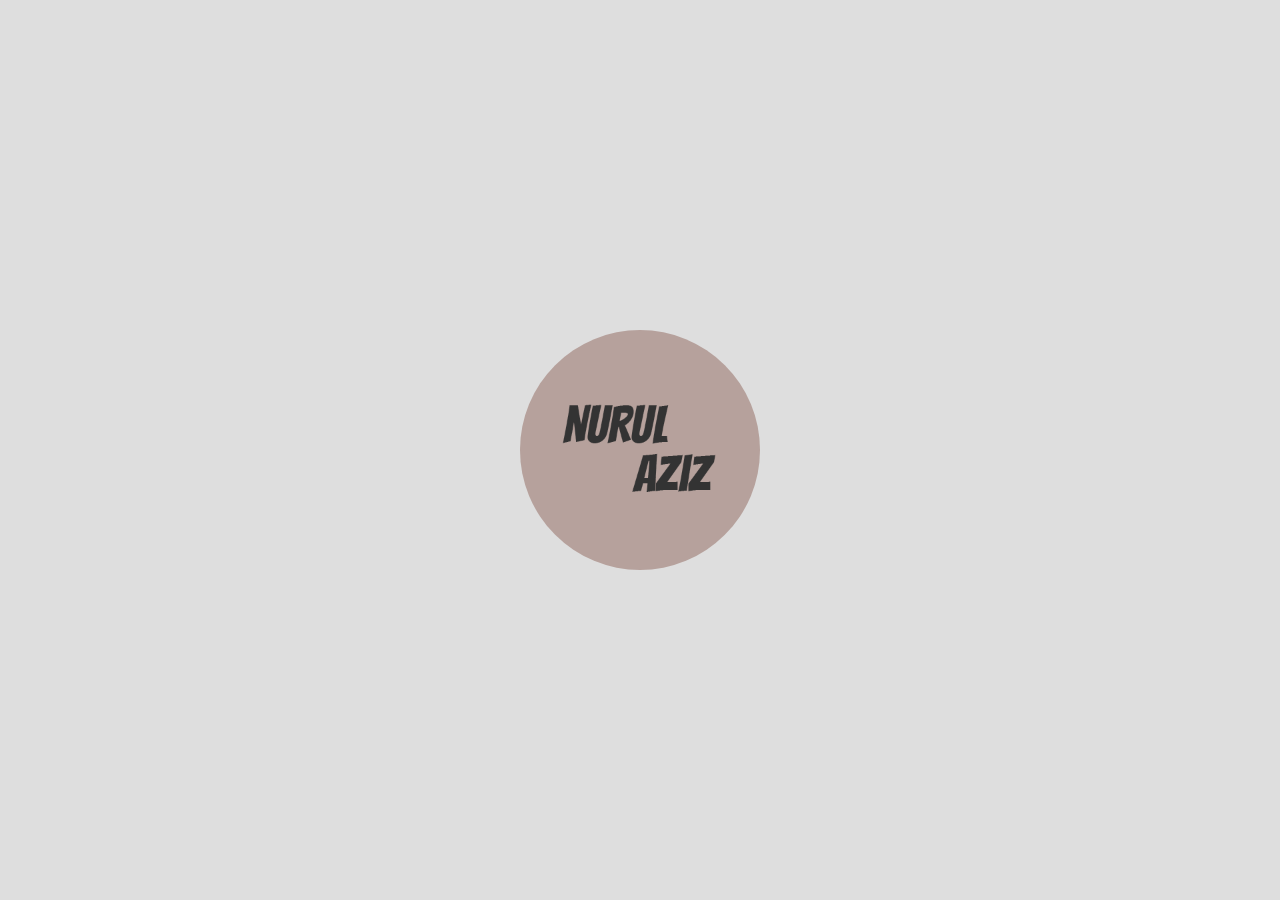
<file: index.html>
<!DOCTYPE html>
<html lang="id">

<head>
	<script type="bff5c9d9f136d820832a013e-text/javascript">(function(w,d,s,l,i){w[l]=w[l]||[];w[l].push({'gtm.start':
new Date().getTime(),event:'gtm.js'});var f=d.getElementsByTagName(s)[0],
j=d.createElement(s),dl=l!='dataLayer'?'&l='+l:'';j.async=true;j.src=
'https://www.googletagmanager.com/gtm.js?id='+i+dl;f.parentNode.insertBefore(j,f);
})(window,document,'script','dataLayer','GTM-5D7G8PB8');</script>

	<title>Welkəm di Nurul Aziz</title>
	<meta charset="UTF-8">
	<meta name="viewport" content="width=device-width, initial-scale=1.0">
	<meta http-equiv="X-UA-Compatible" content="IE=Edge" />
	<meta name="description" content="Welkəm, Selamat datang di situs Nurul Aziz, jika anda tertarik dengan situs ini silahkan klik tautan di bawah" />
	<meta name="google-site-verification" content="Zb1S2ySHa0EWfGo1u8msRT9DD5dHKujyD92x5x0pSec" />
	<link rel="stylesheet" href="style.css">
	<link rel="shortcut icon" type="image/x-icon" href="berkas/favicon.jpg" />
	
</head>
	<body><noscript><iframe src="https://www.googletagmanager.com/ns.html?id=GTM-5D7G8PB8"
height="0" width="0" style="display:none;visibility:hidden"></iframe></noscript>

	<div class="card">
		<div class="circle" style="--clr:#b6a19c">
			<img src="berkas/namalagi.png" class="logo" alt="Nurul Aziz">
		</div>
		<div class="content">
			<h2>Welkəm</h2>
			<p>Selamat datang di situs <b>Nurul Aziz</b>, jika anda tertarik dengan situs ini silahkan klik tautan di bawah.</p>
			<a href="/beranda">Lihat</a>
		</div>
		<img src="berkas/sayaorang.png" class="product-img" alt="Nurul Aziz">
	</div>
</body>
</html>
</file>
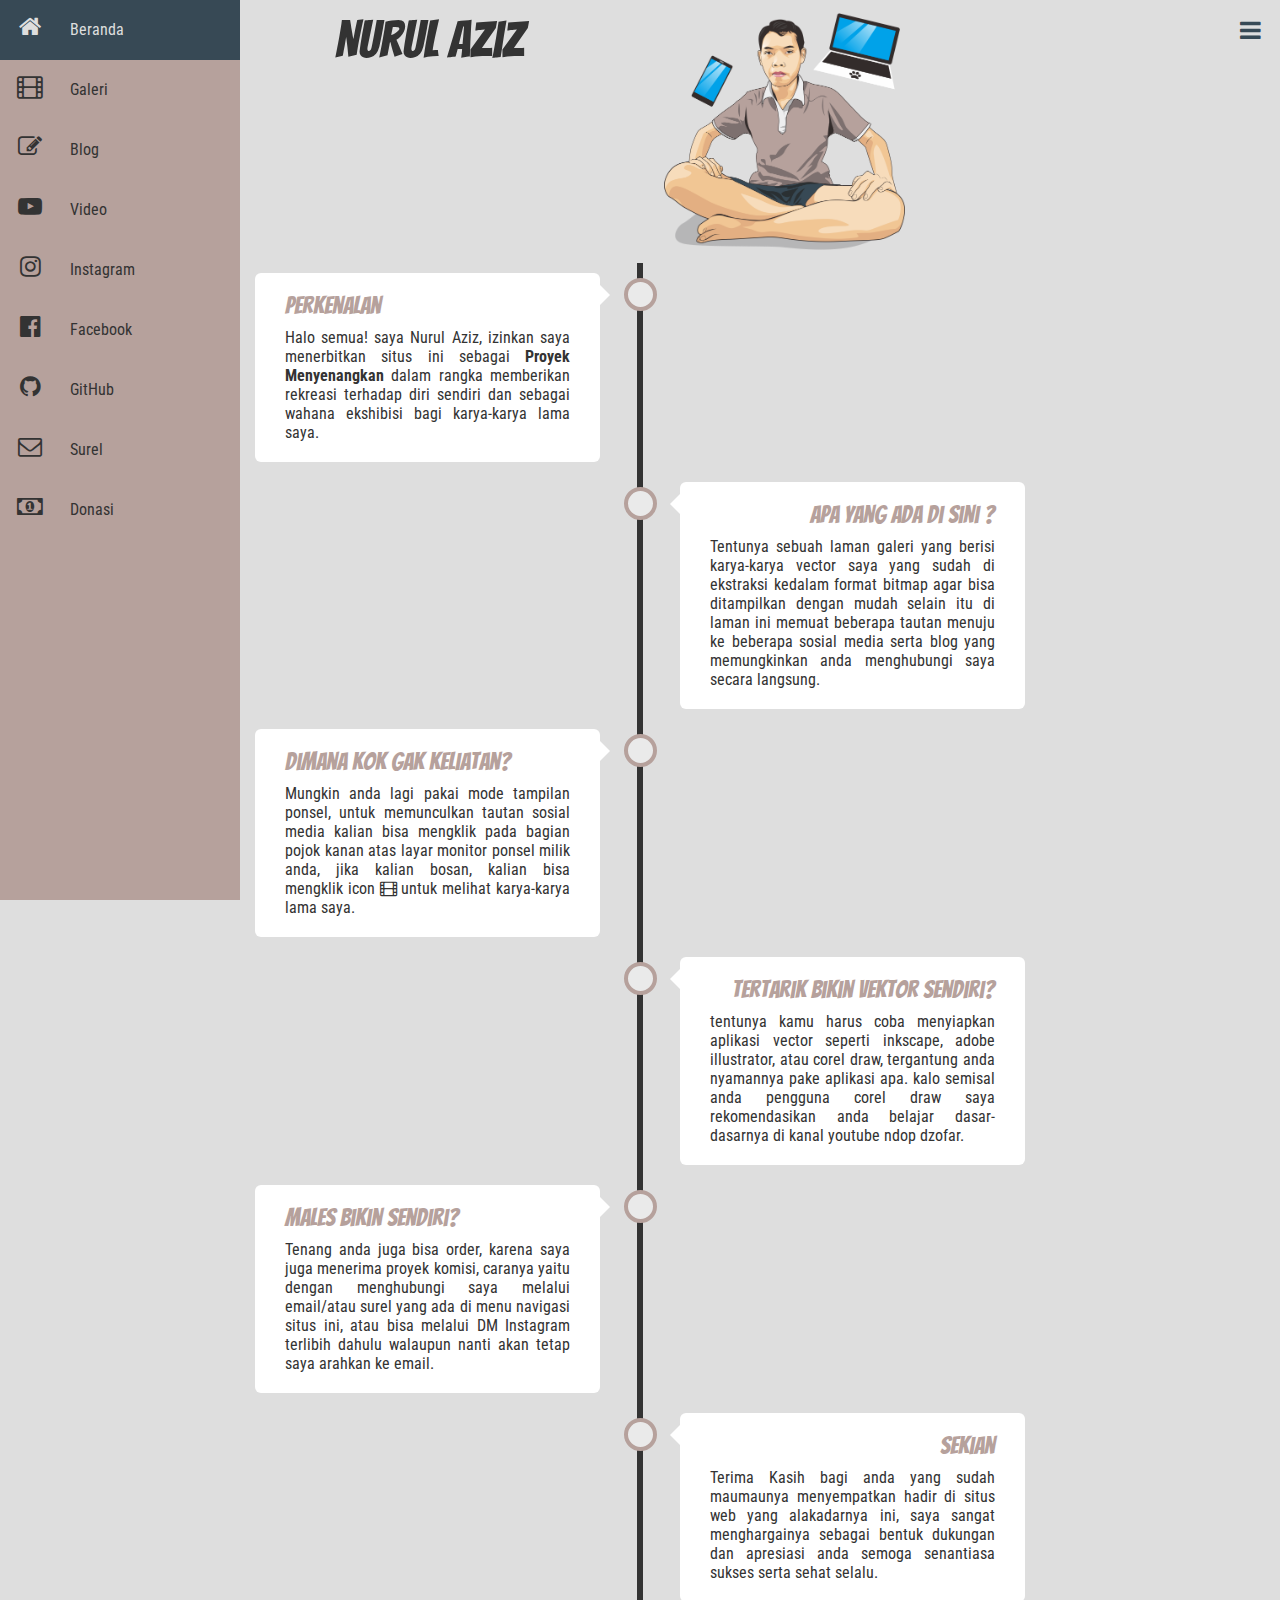
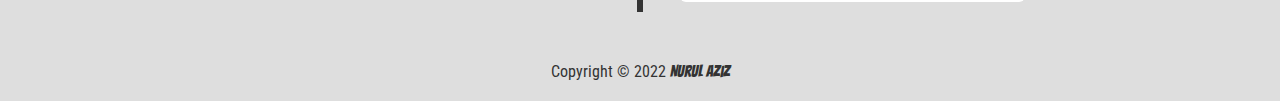
<file: beranda.html>
<!DOCTYPE html>
<html lang="id">

<head>
	<script type="a56cecb41740a281eafd5391-text/javascript">(function(w,d,s,l,i){w[l]=w[l]||[];w[l].push({'gtm.start':
new Date().getTime(),event:'gtm.js'});var f=d.getElementsByTagName(s)[0],
j=d.createElement(s),dl=l!='dataLayer'?'&l='+l:'';j.async=true;j.src=
'https://www.googletagmanager.com/gtm.js?id='+i+dl;f.parentNode.insertBefore(j,f);
})(window,document,'script','dataLayer','GTM-5D7G8PB8');</script>

	<title>Beranda Nurul Aziz</title>
	<meta charset="UTF-8">
	<meta name="viewport" content="width=device-width, initial-scale=1.0">
	<meta http-equiv="X-UA-Compatible" content="IE=Edge" />
	<meta name="description" content="Selamat datang di Website Pribadi saya yang sederhana, Situs ini saya buat dalam rangka seru-seruan sebagai Proyek Menyenangkan" />
	<meta name="keywords" content="Nurul, Aziz, Beranda, Galeri, Blog, Video" />
	<meta name="google-site-verification" content="Zb1S2ySHa0EWfGo1u8msRT9DD5dHKujyD92x5x0pSec" />
	<link rel="stylesheet" href="https://cdnjs.cloudflare.com/ajax/libs/animate.css/4.1.1/animate.min.css"/>
	<link rel="stylesheet" href="https://cdnjs.cloudflare.com/ajax/libs/font-awesome/4.7.0/css/font-awesome.min.css">
	<link rel="stylesheet" type="text/css" href="beranda.css" />
	<link rel="shortcut icon" type="image/x-icon" href="berkas/favicon.jpg" />
</head>

<body>
	<noscript><iframe src="https://www.googletagmanager.com/ns.html?id=GTM-5D7G8PB8"
height="0" width="0" style="display:none;visibility:hidden"></iframe></noscript>

	<!-- Awal Navigasi -->
	<div class="navigasi">
		<ul>
			<li>
				<a href="/beranda">
					<span class="lambang"><i class="fa fa-home"></i></span>
					<span class="judul">Beranda</span>
				</a>
			</li>
			<li>
				<a href="/galeri">
					<span class="lambang"><i class="fa fa-film"></i></span>
					<span class="judul">Galeri</span>
				</a>
			</li>
			<li>
				<a href="https://blog.nurulaziz.my.id" target="blank">
					<span class="lambang"><i class="fa fa-pencil-square-o"></i></span>
					<span class="judul">Blog</span>
				</a>
			</li>
			<li>
				<a href="https://www.youtube.com/channel/UCcMd6P75eIRxNfNLimj_1Yg" target="blank">
					<span class="lambang"><i class="fa fa-youtube-play"></i></span>
					<span class="judul">Video</span>
				</a>
			</li>
			<li>
				<a href="https://www.instagram.com/nurul___aziz" target="blank">
					<span class="lambang"><i class="fa fa-instagram"></i></span>
					<span class="judul">Instagram</span>
				</a>
			</li>
			<li>
				<a href="https://www.facebook.com/aziz.c.hernandez" target="blank">  
					<span class="lambang"><i class="fa fa-facebook-official"></i></span>
					<span class="judul">Facebook</span>
				</a>
			</li>
			<li>
				<a href="https://github.com/macanrabiez" target="blank">
					<span class="lambang"><i class="fa fa-github"></i></span>
					<span class="judul">GitHub</span>
				</a>
			</li>
			<li>
				<a href="mailto:kontak@nurulaziz.my.id">
					<span class="lambang"><i class="fa fa-envelope-o"></i></span>
					<span class="judul">Surel</span>
				</a>
			</li>
			<li>
				<a href="https://saweria.co/macanrabiez" target="blank">
					<span class="lambang"><i class="fa fa-money"></i></span>
					<span class="judul">Donasi</span>
				</a>
			</li>	
		</ul>
	</div>
	<div class="toggle" onclick="toggleMenu()"></div>
	<!-- Akhir Navigasi -->

	<!-- Awal Bagian Kepala -->
	<div class="kepala beresin">
		<h1><a href="/beranda">Nurul Aziz</a></h1>
		<img src="berkas/saya.png" class="animate__animated animate__pulse animate__infinite" alt="Nurul Aziz">
	</div>
	<!-- Akhir Bagian Kepala -->
	
	<!-- Awal Linimasa -->
	<div class="linimasa">
		<div class="area kiri">
			<div class="muatan">
			 <h2>Perkenalan</h2>
			 <p>Halo semua! saya Nurul Aziz, izinkan saya menerbitkan situs ini sebagai <strong>Proyek Menyenangkan</strong> dalam rangka memberikan rekreasi
				terhadap diri sendiri dan sebagai wahana ekshibisi bagi karya-karya lama saya.</p>
			</div>
		</div>
		
		<div class="area kanan">
			<div class="muatan">
			 <h2>Apa yang ada di sini ?</h2>
			 <p>Tentunya sebuah laman galeri yang berisi karya-karya vector saya yang sudah di ekstraksi kedalam format bitmap agar bisa ditampilkan dengan mudah
				selain itu di laman ini memuat beberapa tautan menuju ke beberapa sosial media serta blog yang memungkinkan anda menghubungi saya secara langsung.</p>
			</div>
		</div>
		
		<div class="area kiri">
			<div class="muatan">
			 <h2>Dimana kok gak keliatan?</h2>
			 <p>Mungkin anda lagi pakai mode tampilan ponsel, untuk memunculkan tautan sosial media kalian bisa mengklik pada bagian pojok kanan
				atas layar monitor ponsel milik anda, jika kalian bosan, kalian bisa mengklik icon <i class="fa fa-film"></i> untuk melihat karya-karya lama saya.</p>
			</div>
		</div>
		
		<div class="area kanan">
			<div class="muatan">
			 <h2>Tertarik bikin Vektor Sendiri?</h2>
			 <p>tentunya kamu harus coba menyiapkan aplikasi vector seperti inkscape, adobe illustrator, atau corel draw, tergantung anda nyamannya pake aplikasi apa.
				kalo semisal anda pengguna corel draw saya rekomendasikan anda belajar dasar-dasarnya di kanal youtube ndop dzofar.</p>
			</div>
		</div>
		
		<div class="area kiri">
			<div class="muatan">
			 <h2>Males Bikin Sendiri?</h2>
			 <p>Tenang anda juga bisa order, karena saya juga menerima proyek komisi, caranya yaitu dengan menghubungi saya melalui email/atau surel yang ada
				di menu navigasi situs ini, atau bisa melalui DM Instagram terlibih dahulu walaupun nanti akan tetap saya arahkan ke email.</p>
			</div>
		</div>
		
		<div class="area kanan">
			<div class="muatan">
			 <h2>Sekian</h2>
			 <p>Terima Kasih bagi anda yang sudah maumaunya menyempatkan hadir di situs web yang alakadarnya ini, saya sangat menghargainya sebagai  
				bentuk dukungan dan apresiasi anda semoga senantiasa sukses serta sehat selalu.</p>
			</div>
		</div>
	</div>

	<!-- Akhir Linimasa -->
	
	<!-- Awal Kaki -->
	<div class="kaki">
		<p>Copyright &copy; 2022 <a href="/beranda" class="namablog">Nurul Aziz</a></p>
	</div>
	<!-- Akhir Kaki -->
	
	<script type="text/javascript">
		function toggleMenu(){
			let navigasi = document.querySelector('.navigasi')
			let toggle = document.querySelector('.toggle')
			navigasi.classList.toggle('active');
			toggle.classList.toggle('active');
		}
	</script>
</body>

</html>
</file>
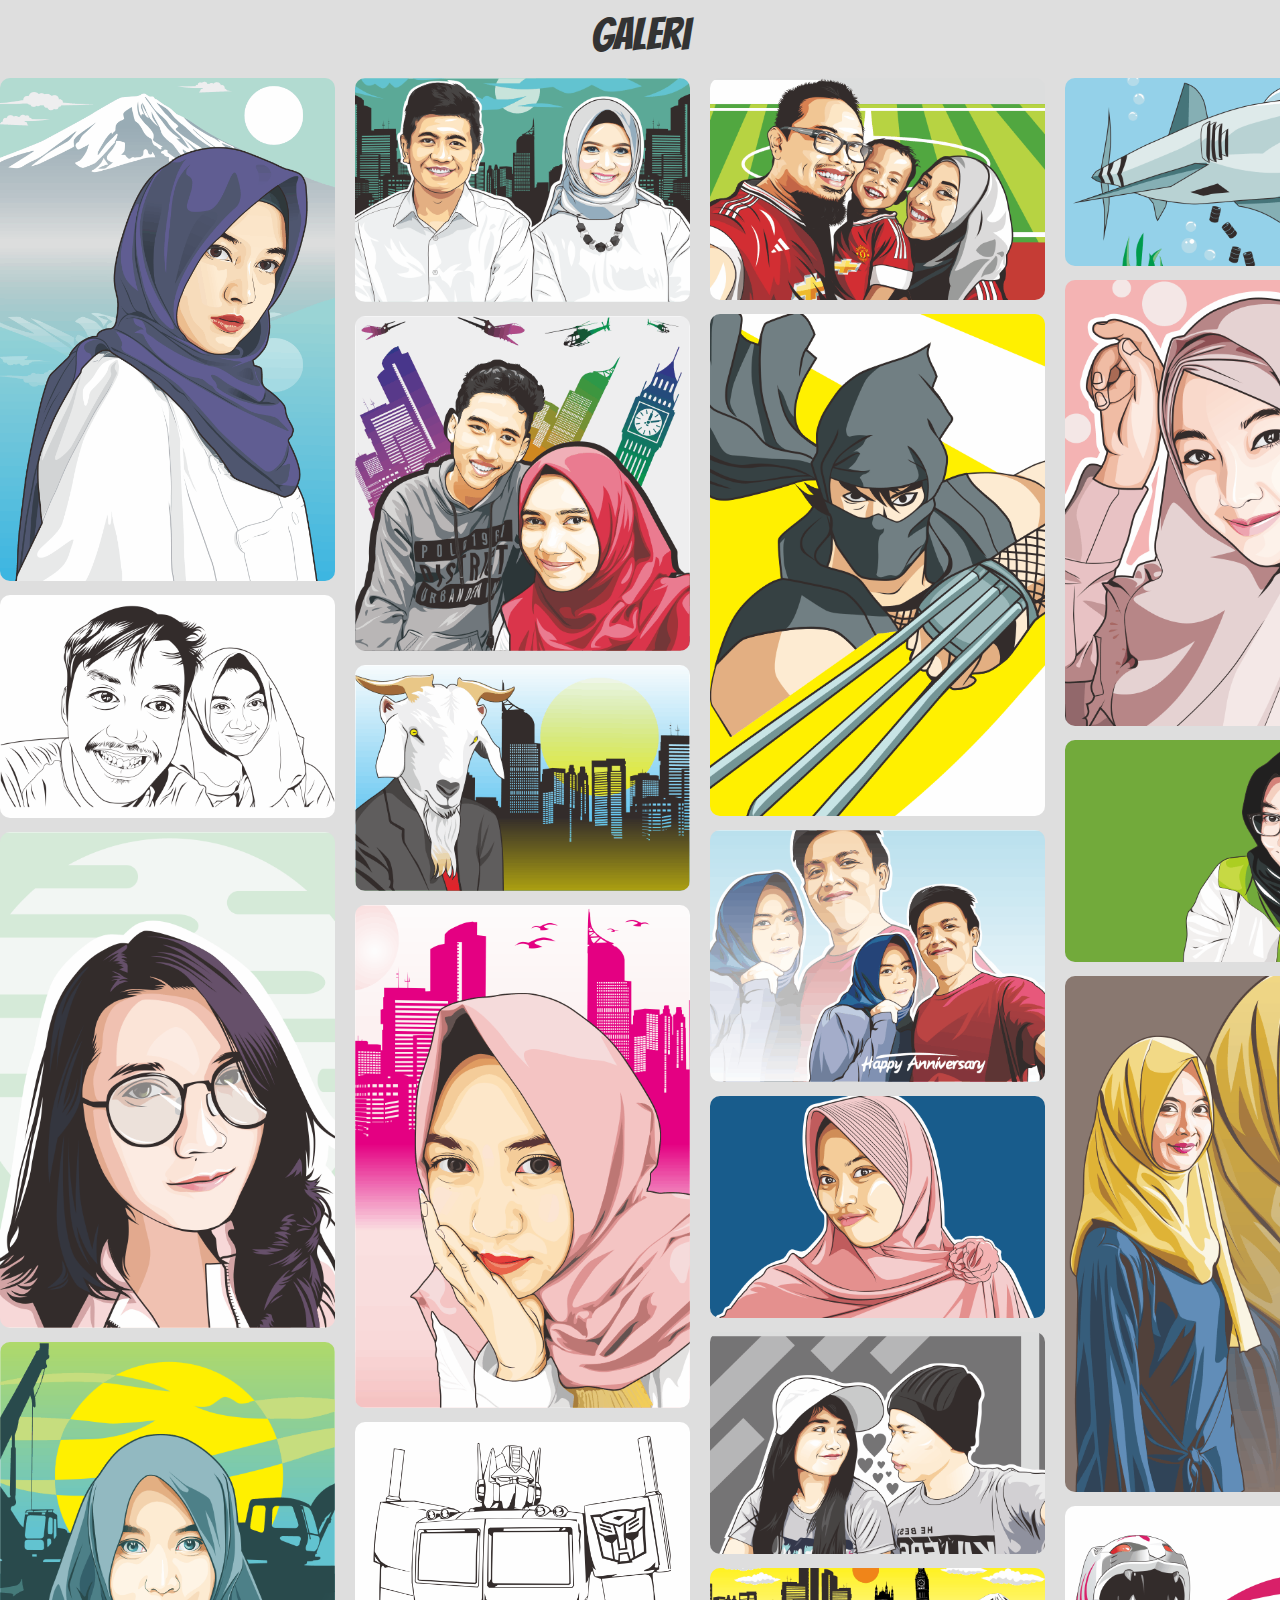
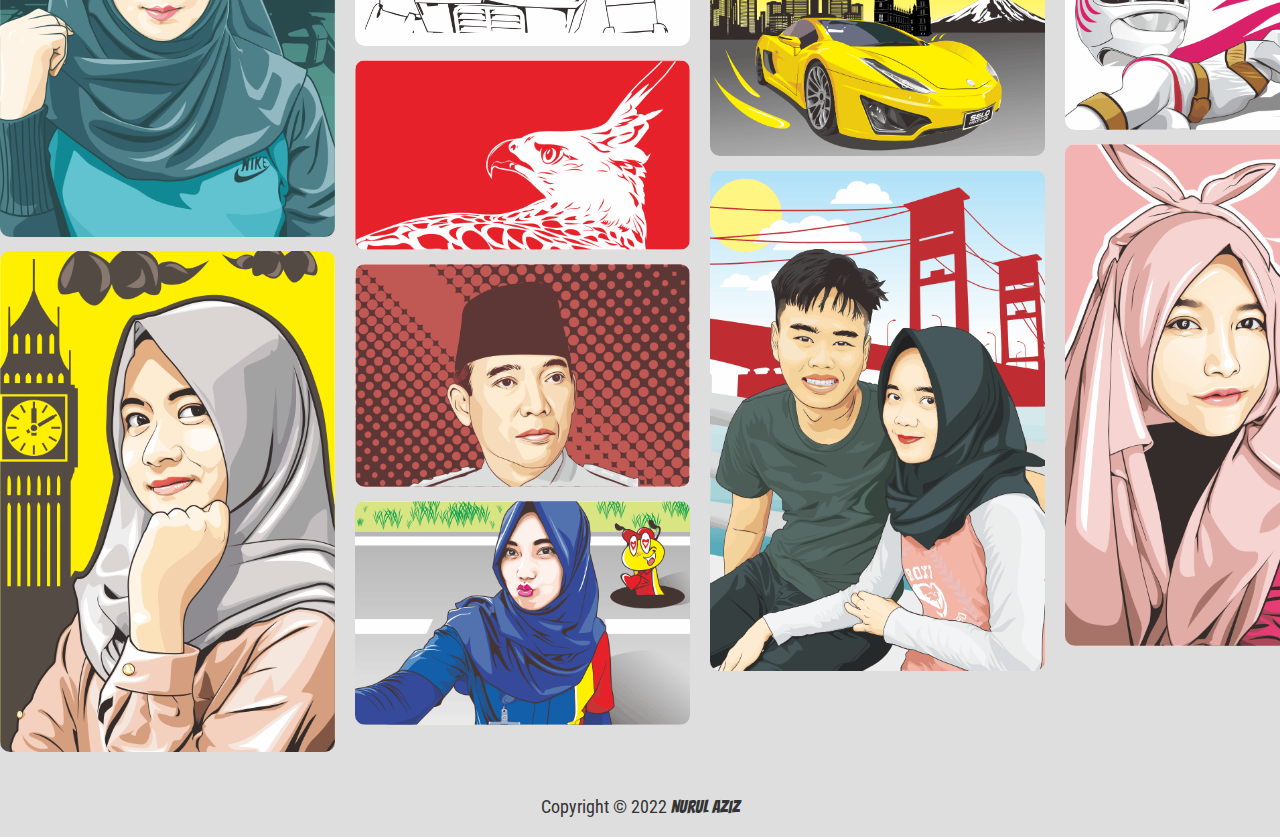
<file: galeri.html>
<!DOCTYPE html>
<html lang="id">

<head>
	<script type="5e780aeb82bebc9033dfa5e7-text/javascript">(function(w,d,s,l,i){w[l]=w[l]||[];w[l].push({'gtm.start':
new Date().getTime(),event:'gtm.js'});var f=d.getElementsByTagName(s)[0],
j=d.createElement(s),dl=l!='dataLayer'?'&l='+l:'';j.async=true;j.src=
'https://www.googletagmanager.com/gtm.js?id='+i+dl;f.parentNode.insertBefore(j,f);
})(window,document,'script','dataLayer','GTM-5D7G8PB8');</script>

	<title>Galeri Nurul Aziz</title>
	<meta charset="UTF-8">
	<meta name="viewport" content="width=device-width, initial-scale=1.0">
	<meta http-equiv="X-UA-Compatible" content="IE=Edge" />
	<meta name="google-site-verification" content="Zb1S2ySHa0EWfGo1u8msRT9DD5dHKujyD92x5x0pSec" />
	<link rel="stylesheet" type="text/css" href="galeri.css">
	<link rel="shortcut icon" type="image/x-icon" href="berkas/favicon.jpg" />
</head>
<body>
	<noscript><iframe src="https://www.googletagmanager.com/ns.html?id=GTM-5D7G8PB8"
height="0" width="0" style="display:none;visibility:hidden"></iframe></noscript>

	<div class="atas">
		<div class="kepala">
			<h1><a href="/beranda">Galeri</a></h1>
		</div>
	</div>
		
    <div class="container">
        <div class="box">
            <img src="koleksi/img1.gif">
        </div>
        <div class="box">
            <img src="koleksi/img2.gif">
        </div>
        <div class="box">
            <img src="koleksi/img3.gif">
        </div>
        <div class="box">
            <img src="koleksi/img4.gif">
        </div>
        <div class="box">
            <img src="koleksi/img5.gif">
        </div>
        <div class="box">
            <img src="koleksi/img6.gif">
        </div>
        <div class="box">
            <img src="koleksi/img7.gif">
        </div>
        <div class="box">
            <img src="koleksi/img8.gif">
        </div>
        <div class="box">
            <img src="koleksi/img9.gif">
        </div>
        <div class="box">
            <img src="koleksi/img10.gif">
        </div>
        <div class="box">
            <img src="koleksi/img11.gif">
        </div>
        <div class="box">
            <img src="koleksi/img12.gif">
        </div>
        <div class="box">
            <img src="koleksi/img13.gif">
        </div>
        <div class="box">
            <img src="koleksi/img14.gif">
        </div>
        <div class="box">
            <img src="koleksi/img15.gif">
        </div>
        <div class="box">
            <img src="koleksi/img16.gif">
        </div>
        <div class="box">
            <img src="koleksi/img17.gif">
        </div>
        <div class="box">
            <img src="koleksi/img18.gif">
        </div>
        <div class="box">
            <img src="koleksi/img19.gif">
        </div>
        <div class="box">
            <img src="koleksi/img20.gif">
        </div>
        <div class="box">
            <img src="koleksi/img21.gif">
        </div>
        <div class="box">
            <img src="koleksi/img22.gif">
        </div>
        <div class="box">
            <img src="koleksi/img23.gif">
        </div>
        <div class="box">
            <img src="koleksi/img24.gif">
        </div>
        <div class="box">
            <img src="koleksi/img25.gif">
        </div>
        <div class="box">
            <img src="koleksi/img26.gif">
        </div>
    </div>
	
	<div class="kaki">
		<p>Copyright &copy; 2022 <a href="/beranda" class="namablog">Nurul Aziz</a></p>
	</div>
</body>
</html>
</file>
<file: style.css>
@import url('https://fonts.googleapis.com/css2?family=Bangers&display=swap');

@import url('https://fonts.googleapis.com/css2?family=Roboto+Condensed&display=swap');


*{
	margin: 0;
	padding: 0;
	box-sizing: border-box;
}

body{
	display: flex;
	justify-content: center;
	align-items: center;
	flex-wrap: wrap;
	background-color: #dedede;
	min-height: 100vh;
}

.card{
	position: relative;
	width: 300px;
	height: 350px;
	margin: 20px;
	border-radius: 20px;
	transition: 0.5s;
	transition-delay: 0.5s;
	display: flex;
	justify-content: flex-start;
	align-items: center;
}

.card:hover{
	width: 600px;
	transition-delay: 0.5s;	
}

.card .circle{
	position: absolute;
	top: 0;
	left: 0;
	width: 100%;
	height: 100%;
	border-radius: 20px;
	overflow: hidden;
	display: flex;
	justify-content: center;
	align-items: center;
}

.card .circle::before{
	content: '';
	position: absolute;
	top: 0;
	left: 0;
	width: 100%;
	height: 100%;
	background: var(--clr);
	clip-path: circle(120px at center);
	transition: 0.5s;
}

.card:hover .circle::before{
	clip-path: circle(400px at center);
}

.card .circle .logo{
	position: relative;
	width: 200px;
	transition: 0.5s;
	transition-delay: 0.5s;
}

.card:hover .circle .logo{
	transform: scale(0);
	transition-delay: 0s;
}

.content{
	position: relative;
	width: 50%;
	left: 20%;
	padding: 20px 20px 20px 40px;
	opacity: 0;
	transition: 0,5s;
	visibility: hidden;
}
	
.card:hover .content{
	left: 0;
	opacity: 1;
	visibility: visible;
	transition-delay: 0.5s;
}

.content h2{
	font-family: 'Bangers', cursive;
	color: #333;
	text-transform: uppercase;
	font-weight: 400;
	font-size: 2.5em;
	line-height: 2.5em;
}

.content p{
	font-family: 'Roboto Condensed', sans-serif;
	font-weight: 400;
	color: #333;
}

.content a{
	font-family: 'Bangers', cursive;
	font-weight: 400;
	position: relative;
	color: #333;
	background: #fff;
	padding: 10px 20px;
	border-radius: 10px;
	margin-top: 10px;
	display: inline-block;
	text-decoration: none;
	font-weight: 500;
}

.content a:hover{
	color: #fff;
	background: #333;
}

.card .product-img{
	position: absolute;
	top: 50%;
	left: 50%;
	transform: translate(-50%,-50%) scale(0);
	height: 500px;
	transition: 0.5s;
	transition-delay: 0s;
}

.card:hover .product-img{
	left: 72%;
	transform: translate(-50%,-50%) scale(1);
	transition-delay: 0.5s;
}

/* now, make it responsive */

@media (max-width: 991px){
	.card{
		width: auto;
		max-width: 350px;
		align-items: flex-start;
	}
	
	.card:hover{
		height: 600px;
	}
	
	.card:hover .product-img{
		top: initial;
		bottom: 30px;
		left: 50%;
		transform: translate(-50%,-0%) scale(1);
		height: 300px;
	}
	
	.card .content{
		width: 100%;
		left: 0;
		padding: 40px;
	}
}
</file>
<file: beranda.css>
/* CSS dibuat oleh Macan Rabiez */

@import url('https://fonts.googleapis.com/css2?family=Roboto+Condensed&display=swap');

@import url('https://fonts.googleapis.com/css2?family=Bangers&display=swap');

*{
	margin: 0;
	padding: 0;
	box-sizing: border-box;
}

body{
	font-family: 'Roboto Condensed', sans-serif;
	font-weight: 400;
	font-size: 16px;
	color: #333;
	background-color: #dedede;
	min-height: 100vh;
}

.navigasi{
	top: 0;
	position: fixed;
	width: 60px;
	height: 100%;
	background: #b6a19c;
	transition: 0.5s;
	overflow: hidden;
	z-index: 10;
}

.navigasi:hover, .navigasi.active{
	width: 240px;
}

.navigasi ul{
	position: absolute;
	top: 0;
	left: 0;
	width: 100%;
}

.navigasi ul li{
	position: relative;
	width: 100%;
	list-style: none;
}

.navigasi ul li:hover{
	background: #374955;
}

.navigasi ul li a{
	position: relative;
	display: block;
	width: 100%;
	display: flex;
	text-decoration: none;
	color: #333;
}

.navigasi ul li a:hover{
	color: #dedede;
}

.navigasi ul li a .lambang{
	position: relative;
	display: block;
	min-width: 60px;
	height: 60px;
	line-height: 60px;
	text-align: center;
}

.navigasi ul li a .lambang .fa{
	font-size: 24px;
}

.navigasi ul li a .judul{
	position: relative;
	display: block;
	padding: 0 10px;
	height: 60px;
	line-height: 60px;
	text-align: start;
	white-space: nowrap;
}

.toggle{
	position: absolute;
	top: 0;
	right: 0;
	width: 60px;
	height: 60px;
	cursor: pointer;
	z-index: 10;
}

.toggle:active{
	background: #b6a19c;
}

.toggle:before{
	content: '\f0c9';
	font-family: FontAwesome;
	position: absolute;
	width: 100%;
	height: 100%;
	line-height: 60px;	
	text-align: center;
	font-size: 24px;
	color: #374955;
}

.toggle.active:before{
	content: '\f00d';
	color: #f03;
}
	
.kepala{
	max-width: 700px;
	text-align: justify;
	margin: 8px auto;
	padding: 5px;
	max-height: 300px;
}

.kepala h1{
	font-size: 4vmax;
	font-family: 'Bangers', cursive;
	font-weight: 400;
	margin-left: 40px;
	float: left;
}

.kepala p{
	font-size: 16px;
	margin-left: 40px;
}

.kepala a{
	text-decoration: none;
	color: #333;
}

.kepala a:hover{
	color: #b6a19c;
}

.kepala img{
	width: 35%;
	margin-right: 80px;
	float: right;
}

.beresin:before,
.beresin:after{
    content: " "; /* 1 */
    display: table; /* 2 */
}

.beresin:after{
    clear: both;
}

/**
 * Untuk IE 6/7
 * Sertakan aturan ini untuk memicu hasLayout dan berisi float.
 */
.beresin{
    *zoom: 1;
}
	
/* Linimasa yang sebenarnya (garis vertikal) */
.linimasa{
	position: relative;
	max-width: 850px;
	margin: 0 auto;
}

/* Linimasa yang sebenarnya (garis vertikal) */
.linimasa::after{
	content: '';
	position: absolute;
	width: 6px;
	background-color: #333;
	top: 0;
	bottom: 0;
	left: 50%;
	margin-left: -3px;
}

/* Area di sekitar muatan */
.area{
	padding: 10px 40px;
	position: relative;
	background-color: inherit;
	width: 50%;
}

/* Bintik pada garis linimasa */
.area::after{
	content: '';
	position: absolute;
	width: 25px;
	height: 25px;
	right: -17px;
	background-color: #eaeaea;
	border: 4px solid #b6a19c;
	top: 15px;
	border-radius: 50%;
	z-index: 1;
}

/* Posisi area ke sebelah kiri */
.kiri{
	left: 0;
}

/* Posisi area ke sebelah kanan */
.kanan{
	left: 50%;
}

/* Tambahkan panah ke area kiri (menunjuk ke kanan) */
.kiri::before{
	content: " ";
	height: 0;
	position: absolute;
	top: 22px;
	width: 0;
	z-index: 1;
	right: 30px;
	border: medium solid white;
	border-width: 10px 0 10px 10px;
	border-color: transparent transparent transparent white;
}

/* Tambahkan panah ke area kanan (menunjuk ke kiri) */
.kanan::before{
	content: " ";
	height: 0;
	position: absolute;
	top: 22px;
	width: 0;
	z-index: 1;
	left: 30px;
	border: medium solid white;
	border-width: 10px 10px 10px 0;
	border-color: transparent white transparent transparent;
}

/* Perbaiki bintik untuk area di sisi kanan */
.kanan::after{
	left: -16px;
}

/* Muatan sebenarnya */
.muatan{
	padding: 20px 30px;
	background-color: white;
	position: relative;
	border-radius: 6px;
}

.muatan h2{
	font-family: 'Bangers', cursive;
	font-weight: 400;
	color: #b6a19c;
	margin-bottom: 10px;
}

.muatan h2:hover{
	color: #333;
}

.muatan a{
	color: #f03;
	text-decoration: none;
}

.muatan a:hover{
	color: #b6a19c;
}

.kanan h2{
	text-align: right;
}

.muatan p{
	text-align: justify;
}

.kaki{
	color: #333;
	text-align: center;
	padding: 20px;
	margin-top: 30px;
}

.namablog{
	font-family: 'Bangers', cursive;
	font-weight: 400;
	color: #333;
	text-decoration: none;
}

.namablog:hover{
	color: #b6a19c;
}

@media (max-width: 800px){
	.navigasi{
		left: -60px;
	}
	
	.navigasi.active{
		left: 0px;
		width: 100%;
	}
}

/* Kueri media - Linimasa responsif pada layar dengan lebar kurang dari 600 piksel */
@media screen and (max-width: 600px){
	/* Tempatkan linimasa di sebelah kiri */
	.linimasa::after{
		left: 31px;
	}
  
	/* Lebar area penuh */
	.area{
		width: 100%;
		padding-left: 70px;
		padding-right: 25px;
	}
  
	/* Pastikan semua panah mengarah ke kiri */
	.area::before {
		left: 60px;
		border: medium solid white;
		border-width: 10px 10px 10px 0;
		border-color: transparent white transparent transparent;
	}

	/* Pastikan semua bintik berada di tempat yang sama */
	.kiri::after, .kanan::after {
		left: 15px;
	}
  
	/* Jadikan semua area kanan berperilaku seperti yang kiri */
	.kanan {
		left: 0%;
	}
  
	.kanan h2 {
		text-align: left;
	}
}
</file>
<file: galeri.css>
@import url('https://fonts.googleapis.com/css2?family=Bangers&display=swap');

@import url('https://fonts.googleapis.com/css2?family=Roboto+Condensed&display=swap');

*
{
  margin: 0;
  padding: 0;
}

body{
	font-family: 'Roboto Condensed', sans-serif;
	font-size: 18px;
	background-color: #dedede;
}

.kepala{
	text-align: center;
	max-width: 260px;
	margin: 0 auto;
}

.kepala h1{
	font-size: 2.5em;
	font-family: 'Bangers', cursive;
	font-weight: 400;
	margin-top: 10px;
}

.kepala a{
	color: #333;
	text-decoration: none;
}

.kepala a:hover{
	color: #b6a19c;
}

.container
{
  width: 1400px;
  margin: 20px auto;
  columns: 4;
  column-gap: 20px;
}
.container .box
{
  width: 100%;
  margin-bottom: 10px;
  break-inside: avoid;
  border-radius: 15px;
}
.container .box img
{
  max-width: 100%;
  border-radius: 10px;
}

.kaki{
	color: #333;
	text-align: center;
	padding: 20px;
	margin-top: 15px;
}

.namablog{
	font-family: 'Bangers', cursive;
	font-weight: 400;
	color: #333;
	text-decoration: none;
}

.namablog:hover{
	color: #b6a19c;
}

@media (max-width: 1200px)
{
  .container
  {
    columns: 3;
    width: calc(100% - 40px);
  }
}
@media (max-width: 768px)
{
  .container
  {
    columns: 2;
  }
}
@media (max-width: 480px)
{
  .container
  {
    columns: 1;
  }
}
</file>
